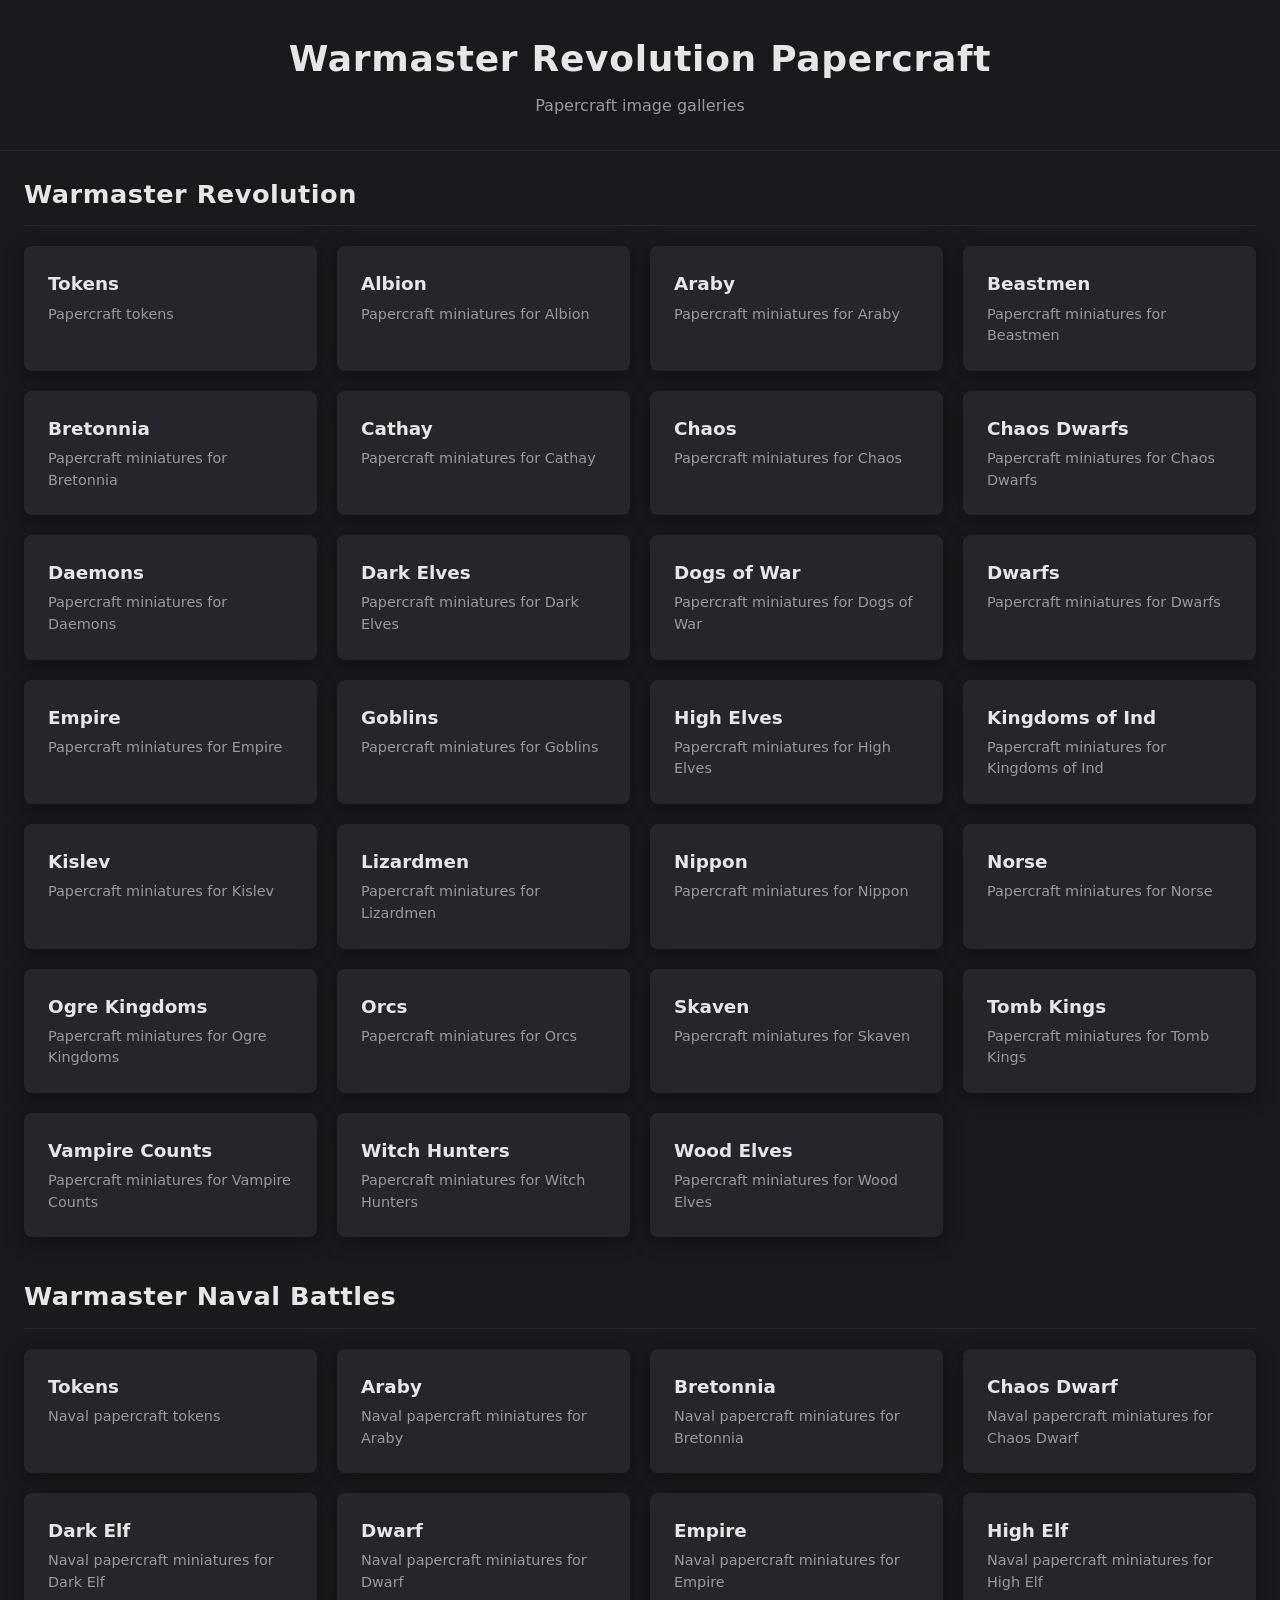
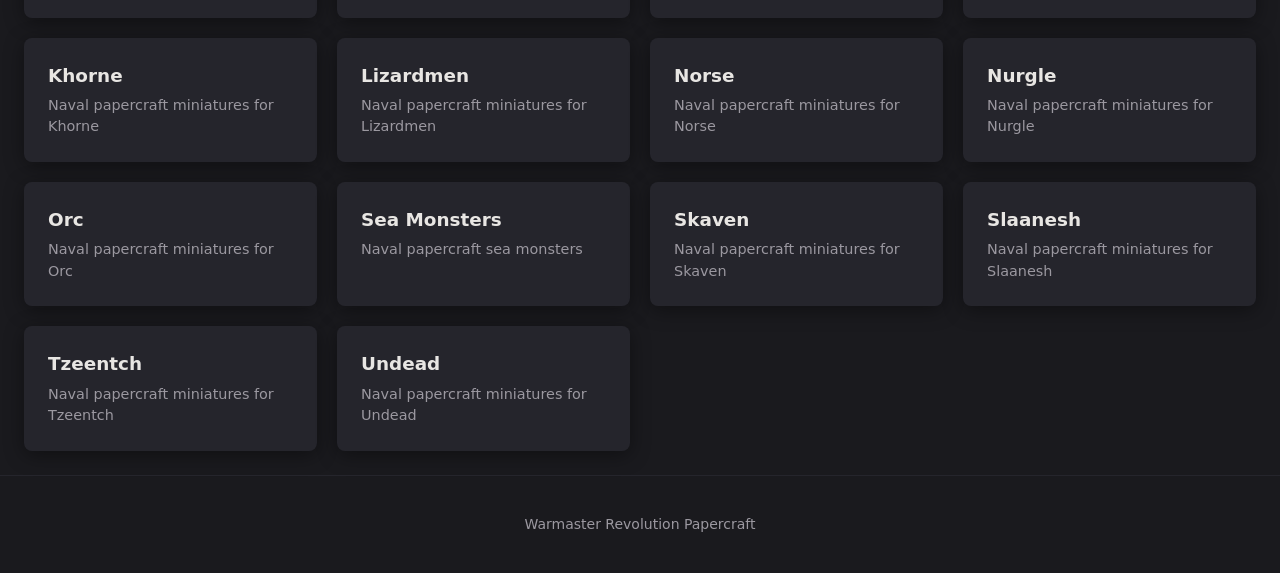
<file: index.html>
<!DOCTYPE html>
<html lang="en">
<head>
  <meta charset="UTF-8">
  <meta name="viewport" content="width=device-width, initial-scale=1.0">
  <title>Warmaster Revolution Papercraft – Galleries</title>
  <link rel="stylesheet" href="styles.css">
</head>
<body>
  <header>
    <h1>Warmaster Revolution Papercraft</h1>
    <p class="tagline">Papercraft image galleries</p>
  </header>

  <main>
    <div id="galleries" class="galleries-list"></div>
    <div id="loading" class="loading">Loading…</div>
    <div id="error" class="error" hidden></div>
  </main>

  <footer>
    <p>Warmaster Revolution Papercraft</p>
  </footer>

  <script src="index.js"></script>
</body>
</html>
</file>
<file: styles.css>
:root {
  --bg: #1a1a1e;
  --surface: #25252c;
  --text: #e8e6e3;
  --muted: #9b98a0;
  --accent: #c9a227;
  --accent-hover: #e0b83d;
  --radius: 8px;
  --shadow: 0 4px 20px rgba(0, 0, 0, 0.4);
}

* {
  box-sizing: border-box;
}

body {
  margin: 0;
  font-family: "Segoe UI", system-ui, sans-serif;
  background: var(--bg);
  color: var(--text);
  line-height: 1.5;
  min-height: 100vh;
  display: flex;
  flex-direction: column;
}

header {
  padding: 2rem 1.5rem;
  text-align: center;
  border-bottom: 1px solid var(--surface);
}

h1 {
  margin: 0;
  font-size: clamp(1.5rem, 4vw, 2.25rem);
  font-weight: 600;
  letter-spacing: 0.02em;
}

.tagline {
  margin: 0.5rem 0 0;
  color: var(--muted);
  font-size: 1rem;
}

main {
  flex: 1;
  padding: 1.5rem;
  max-width: 1400px;
  margin: 0 auto;
  width: 100%;
}

.gallery {
  display: grid;
  grid-template-columns: repeat(auto-fill, minmax(260px, 1fr));
  gap: 1.25rem;
  align-content: start;
}

.gallery-item {
  background: var(--surface);
  border-radius: var(--radius);
  overflow: hidden;
  box-shadow: var(--shadow);
  transition: transform 0.2s ease, box-shadow 0.2s ease;
}

.gallery-item:hover {
  transform: translateY(-2px);
  box-shadow: 0 8px 28px rgba(0, 0, 0, 0.5);
}

.gallery-item a {
  display: block;
  color: inherit;
  text-decoration: none;
}

.gallery-item img {
  width: 100%;
  height: 220px;
  object-fit: cover;
  display: block;
  vertical-align: middle;
}

.gallery-item .caption {
  padding: 0.75rem 1rem;
  font-size: 0.9rem;
  color: var(--muted);
}

.gallery-item .caption:empty {
  display: none;
}

/* Gallery list (index) */
#galleries {
  display: flex;
  flex-direction: column;
  gap: 2.5rem;
}

.gallery-collection {
  margin: 0;
}

.collection-title {
  margin: 0 0 1.25rem;
  font-size: clamp(1.25rem, 3vw, 1.6rem);
  font-weight: 600;
  letter-spacing: 0.02em;
  color: var(--text);
  border-bottom: 1px solid var(--surface);
  padding-bottom: 0.75rem;
}

.galleries-list {
  display: grid;
  grid-template-columns: repeat(auto-fill, minmax(280px, 1fr));
  gap: 1.25rem;
}

.gallery-card {
  display: block;
  padding: 1.5rem;
  background: var(--surface);
  border-radius: var(--radius);
  color: inherit;
  text-decoration: none;
  box-shadow: var(--shadow);
  transition: transform 0.2s ease, box-shadow 0.2s ease;
}

.gallery-card:hover {
  transform: translateY(-2px);
  box-shadow: 0 8px 28px rgba(0, 0, 0, 0.5);
}

.gallery-card-title {
  display: block;
  font-size: 1.15rem;
  font-weight: 600;
  margin-bottom: 0.35rem;
}

.gallery-card-desc {
  display: block;
  font-size: 0.9rem;
  color: var(--muted);
}

.back-link {
  margin: 0 0 0.5rem;
  font-size: 0.9rem;
}

.back-link a {
  color: var(--accent);
  text-decoration: none;
}

.back-link a:hover {
  color: var(--accent-hover);
  text-decoration: underline;
}

.loading, .error {
  text-align: center;
  padding: 3rem 1rem;
  color: var(--muted);
}

.error {
  color: #e07c7c;
}

.error[hidden], .loading[hidden] {
  display: none !important;
}

footer {
  padding: 1.5rem;
  text-align: center;
  border-top: 1px solid var(--surface);
  font-size: 0.875rem;
  color: var(--muted);
}

footer a {
  color: var(--accent);
  text-decoration: none;
}

footer a:hover {
  color: var(--accent-hover);
  text-decoration: underline;
}

footer code {
  background: var(--surface);
  padding: 0.15em 0.4em;
  border-radius: 4px;
  font-size: 0.9em;
}

/* Lightbox */
.lightbox {
  position: fixed;
  inset: 0;
  background: rgba(0, 0, 0, 0.9);
  display: flex;
  align-items: center;
  justify-content: center;
  z-index: 1000;
  padding: 2rem;
}

.lightbox[hidden] {
  display: none;
}

.lightbox-close {
  position: absolute;
  top: 1rem;
  right: 1rem;
  width: 2.5rem;
  height: 2.5rem;
  border: none;
  background: var(--surface);
  color: var(--text);
  font-size: 1.75rem;
  line-height: 1;
  border-radius: var(--radius);
  cursor: pointer;
  display: flex;
  align-items: center;
  justify-content: center;
  padding: 0;
  transition: background 0.2s;
}

.lightbox-close:hover {
  background: #3a3a42;
}

.lightbox-content {
  max-width: 90vw;
  max-height: 90vh;
  display: flex;
  flex-direction: column;
  align-items: center;
}

.lightbox-content img {
  max-width: 100%;
  max-height: 80vh;
  object-fit: contain;
  border-radius: var(--radius);
}

.lightbox-caption {
  margin: 1rem 0 0;
  color: var(--muted);
  font-size: 0.95rem;
  text-align: center;
}

.lightbox-caption:empty {
  display: none;
}

.lightbox-fullsize {
  display: inline-block;
  margin-top: 1rem;
  padding: 0.5rem 1rem;
  background: var(--surface);
  color: var(--accent);
  text-decoration: none;
  font-size: 0.9rem;
  border-radius: var(--radius);
  transition: background 0.2s, color 0.2s;
}

.lightbox-fullsize:hover {
  background: #3a3a42;
  color: var(--accent-hover);
}
</file>
